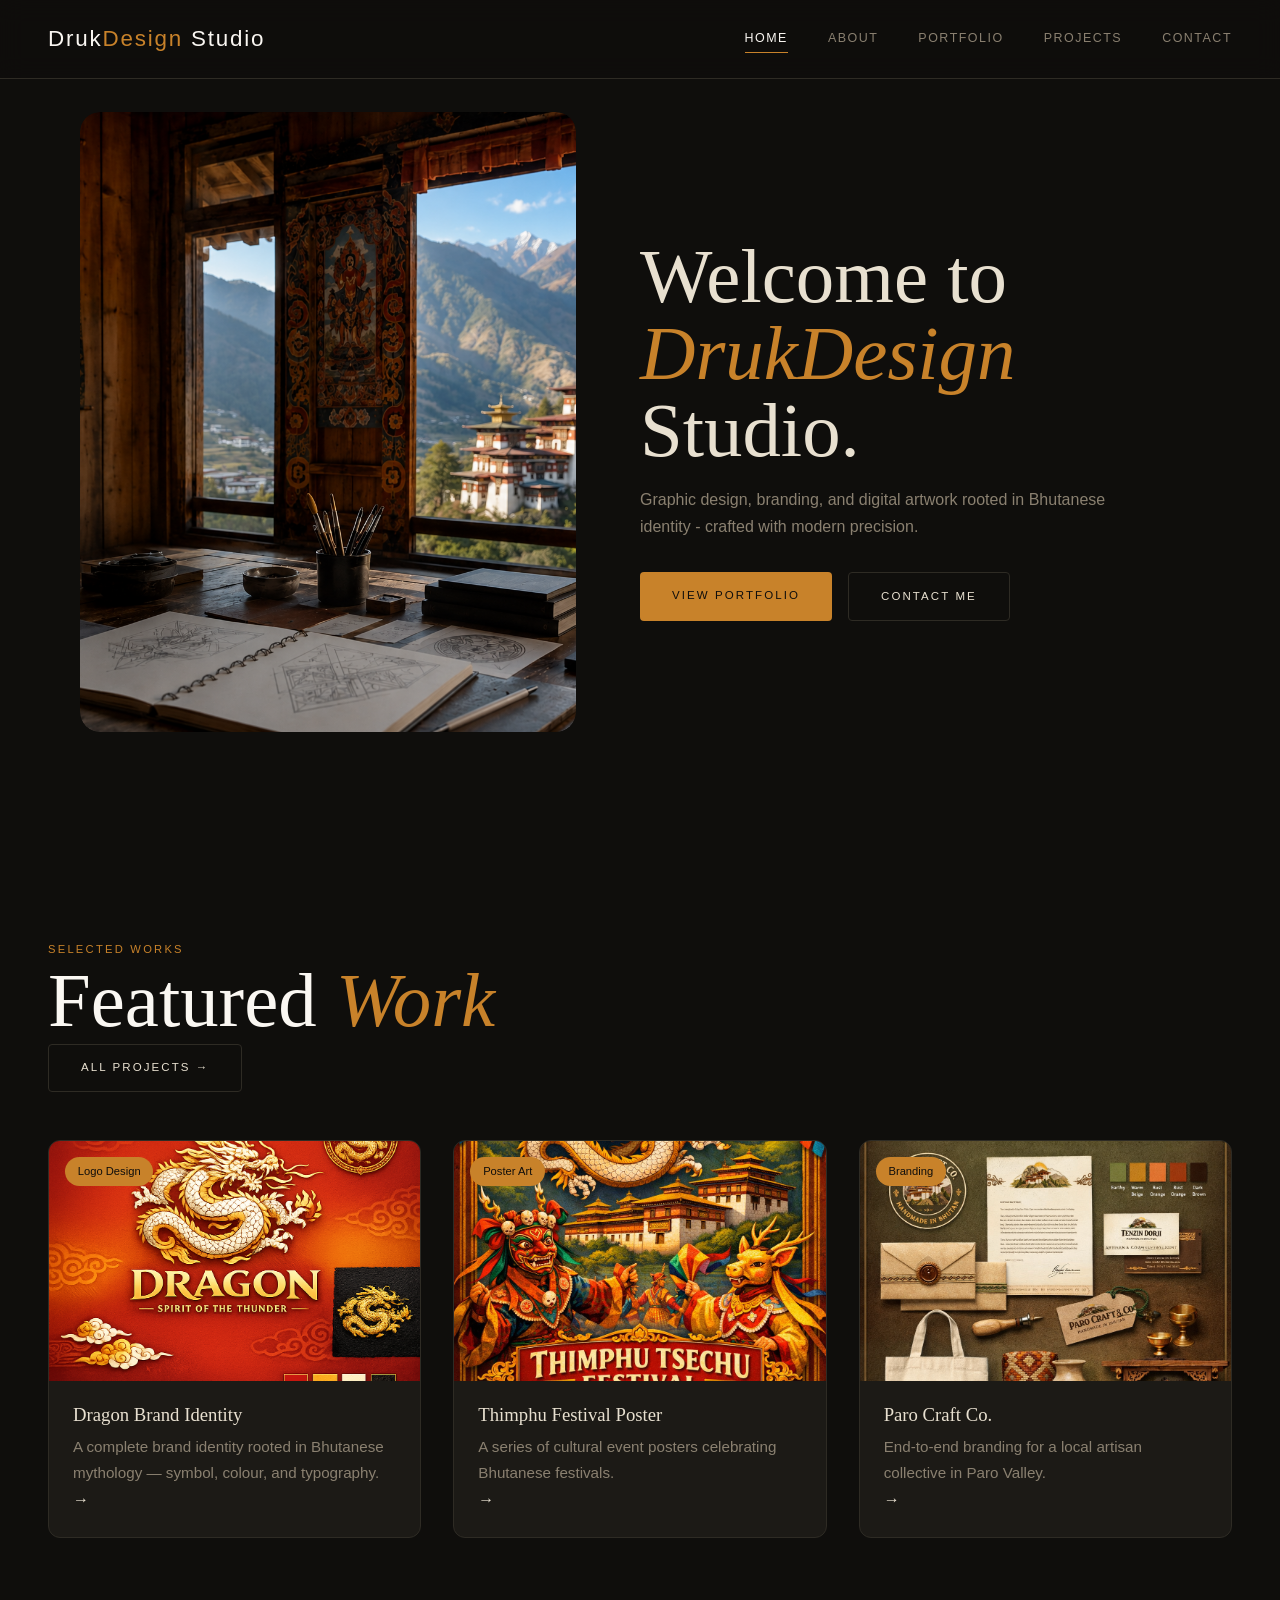
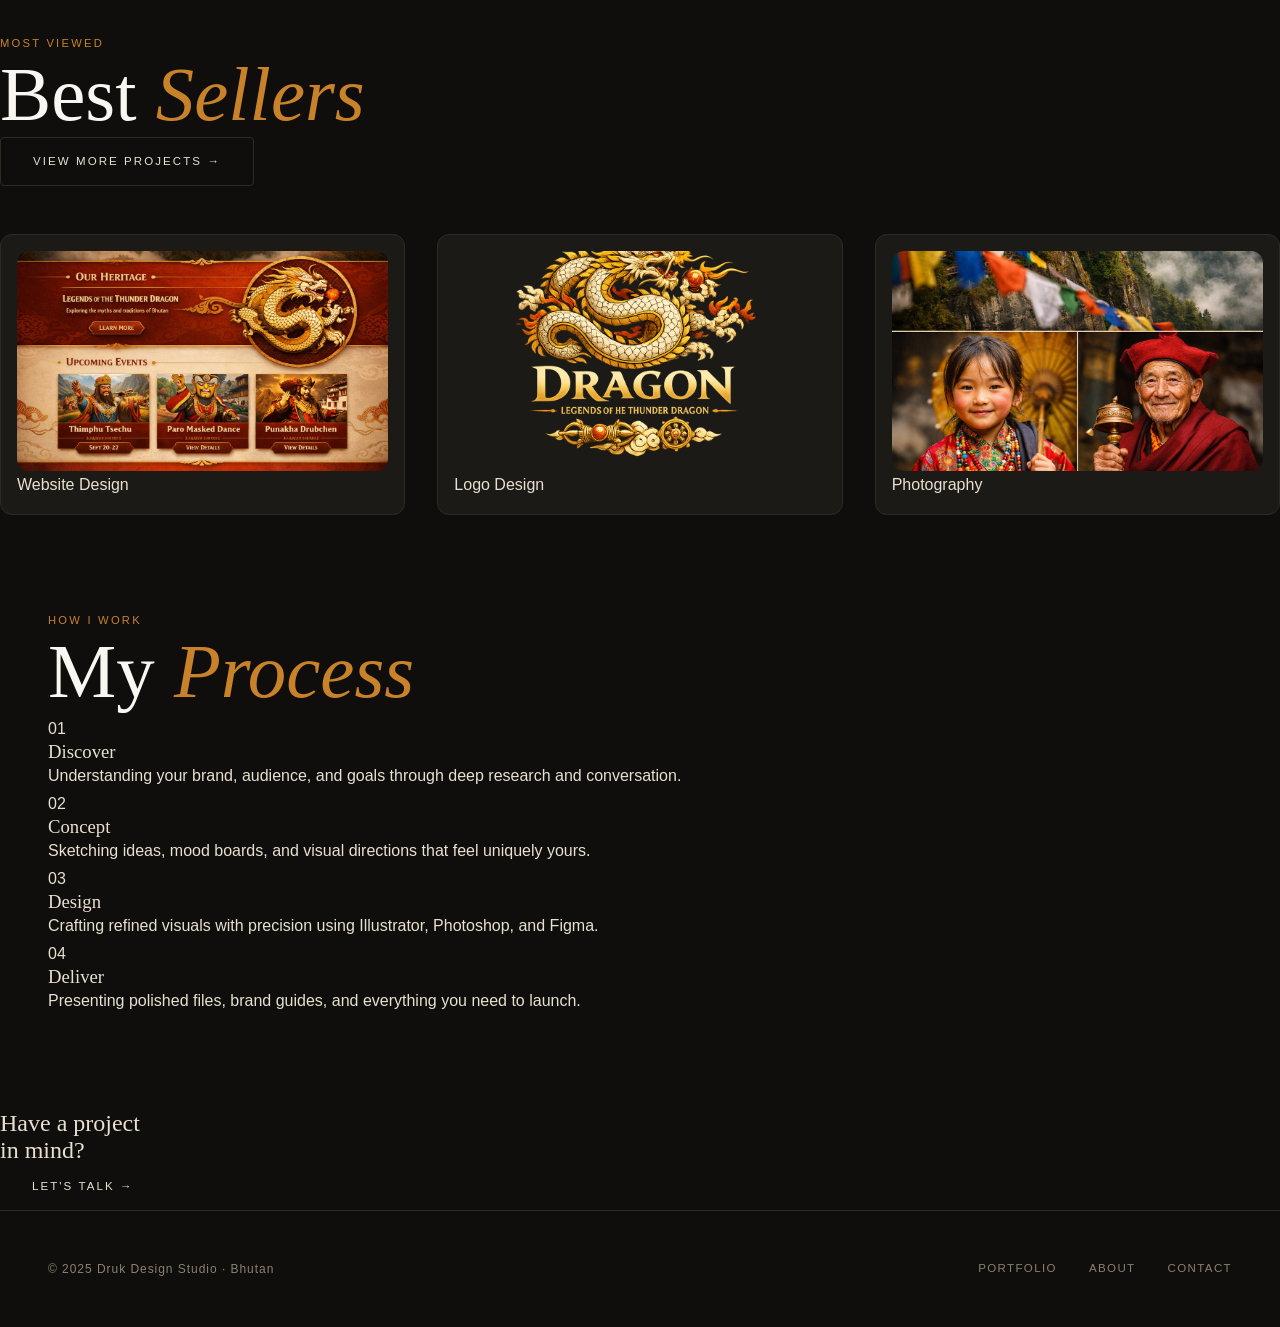
<file: index.html>
<!DOCTYPE html>
<html lang="en">
<head>
  <meta charset="UTF-8" />
  <meta name="viewport" content="width=device-width, initial-scale=1.0" />
  <title>Druk Design Studio — Home</title>
  <link rel="stylesheet" href="styles.css" />

</head>
<body>

<!-- Navigation -->
<nav class="nav">
  <a href="index.html" class="nav__logo">Druk<span>Design</span> Studio</a>
  <div class="nav__links" id="navLinks">
    <a href="index.html" class="active">Home</a>
    <a href="about.html">About</a>
    <a href="portfolio.html">Portfolio</a>
    <a href="projects.html">Projects</a>
    <a href="contact.html">Contact</a>
  </div>
  <button class="nav__hamburger" id="hamburger" aria-label="Menu">
    <span></span><span></span><span></span>
  </button>
</nav>

<!--Hero-->
<section class="hero">
  <div class="hero__image-frame">
    <img src="index.png" alt="Druk Studio Hero Image" class="hero-image">
  </div>

  <div class="hero__content fade-in">
    <h1 class="hero__heading">
      Welcome to<br><em>DrukDesign</em><br>Studio.
    </h1>
    <p class="hero__sub">
      Graphic design, branding, and digital artwork rooted in Bhutanese identity - crafted with modern precision.
    </p>
    <div class="hero__cta">
      <a href="portfolio.html" class="btn btn-primary">View Portfolio</a>
      <a href="contact.html" class="btn btn-outline">Contact Me</a>
    </div>
  </div>

  <div class="hero__scroll">
    <div class="hero__scroll-line"></div>
  </div>
</section>

<!-- ── Featured Works -->
<section class="featured section">
  <div class="featured__header fade-in">
    <div>
      <p class="eyebrow">Selected Works</p>
      <h2 class="section-title">Featured <em>Work</em></h2>
    </div>
    <a href="projects.html" class="btn btn-outline">All Projects →</a>
  </div>

  <div class="works-flex">
    <div class="work-card fade-in">
      <div class="work-card__img">
        <img src="Featured Image 1.png" alt="Image1">
        <span class="work-card__tag">Logo Design</span>
      </div>
      <div class="work-card__body">
        <div>
          <h3 class="work-card__title">Dragon Brand Identity</h3>
          <p class="work-card__desc">A complete brand identity rooted in Bhutanese mythology — symbol, colour, and typography.</p>
        </div>
        <span class="work-card__arrow">→</span>
      </div>
    </div>

    <div class="work-card fade-in" style="transition-delay:0.1s">
      <div class="work-card__img">
        <img src="Featured Image 2.png" alt="Image2">
        <span class="work-card__tag">Poster Art</span>
      </div>
      <div class="work-card__body">
        <div>
          <h3 class="work-card__title">Thimphu Festival Poster</h3>
          <p class="work-card__desc">A series of cultural event posters celebrating Bhutanese festivals.</p>
        </div>
        <span class="work-card__arrow">→</span>
      </div>
    </div>

    <div class="work-card fade-in" style="transition-delay:0.2s">
      <div class="work-card__img">
        <img src="Featured Image 3.png" alt="Image3">
        <span class="work-card__tag">Branding</span>
      </div>
      <div class="work-card__body">
        <div>
          <h3 class="work-card__title">Paro Craft Co.</h3>
          <p class="work-card__desc">End-to-end branding for a local artisan collective in Paro Valley.</p>
        </div>
        <span class="work-card__arrow">→</span>
      </div>
    </div>
  </div>
</section>

<!-- Best Sellers  -->
<section class="best-sellers">
  <div class="best-sellers__header fade-in">
    <div>
      <p class="eyebrow">Most Viewed</p>
      <h2 class="section-title">Best <em>Sellers</em></h2>
    </div>
    <a href="portfolio.html" class="btn btn-outline">View More Projects →</a>
  </div>

  <div class="sellers-row">
    <div class="seller-card fade-in">
      <img src="Work 1.png" alt="W1">
      <div class="seller-card__body">
        <p class="seller-card__title">Website Design</p>
      </div>
    </div>
    <div class="seller-card fade-in" style="transition-delay:0.05s">
      <img src="Work 2.png" alt="W2">
      <div class="seller-card__body">
        <p class="seller-card__title">Logo Design</p>
      </div>
    </div>
    <div class="seller-card fade-in" style="transition-delay:0.1s">
      <img src="Work 3.png" alt="W3">
      <div class="seller-card__body">
        <p class="seller-card__title">Photography</p>
      </div>
    </div>
  </div>
</section>

<!-- Process  -->
<section class="process section fade-in">
  <p class="eyebrow">How I Work</p>
  <h2 class="section-title">My <em>Process</em></h2>
  <div class="process__steps">
    <div class="process__step">
      <div class="process__num">01</div>
      <h3 class="process__title">Discover</h3>
      <p class="process__desc">Understanding your brand, audience, and goals through deep research and conversation.</p>
    </div>
    <div class="process__step">
      <div class="process__num">02</div>
      <h3 class="process__title">Concept</h3>
      <p class="process__desc">Sketching ideas, mood boards, and visual directions that feel uniquely yours.</p>
    </div>
    <div class="process__step">
      <div class="process__num">03</div>
      <h3 class="process__title">Design</h3>
      <p class="process__desc">Crafting refined visuals with precision using Illustrator, Photoshop, and Figma.</p>
    </div>
    <div class="process__step">
      <div class="process__num">04</div>
      <h3 class="process__title">Deliver</h3>
      <p class="process__desc">Presenting polished files, brand guides, and everything you need to launch.</p>
    </div>
  </div>
</section>

<!-- CTA Banner  -->
<div class="cta-banner fade-in">
  <h2>Have a project<br>in mind?</h2>
  <a href="contact.html" class="btn btn-light">Let's Talk →</a>
</div>

<!--Footer-->
<footer>
  <p>© 2025 Druk Design Studio · Bhutan</p>
  <div class="footer__links">
    <a href="portfolio.html">Portfolio</a>
    <a href="about.html">About</a>
    <a href="contact.html">Contact</a>
  </div>
</footer>

<script>
  // Hamburger toggle
  document.getElementById('hamburger').addEventListener('click', () => {
    document.getElementById('navLinks').classList.toggle('open');
  });

  // Scroll fade-in observer
  const observer = new IntersectionObserver(entries => {
    entries.forEach(e => { if (e.isIntersecting) e.target.classList.add('visible'); });
  }, { threshold: 0.1 });

  document.querySelectorAll('.fade-in').forEach(el => observer.observe(el));
</script>
</body>
</html>
</file>
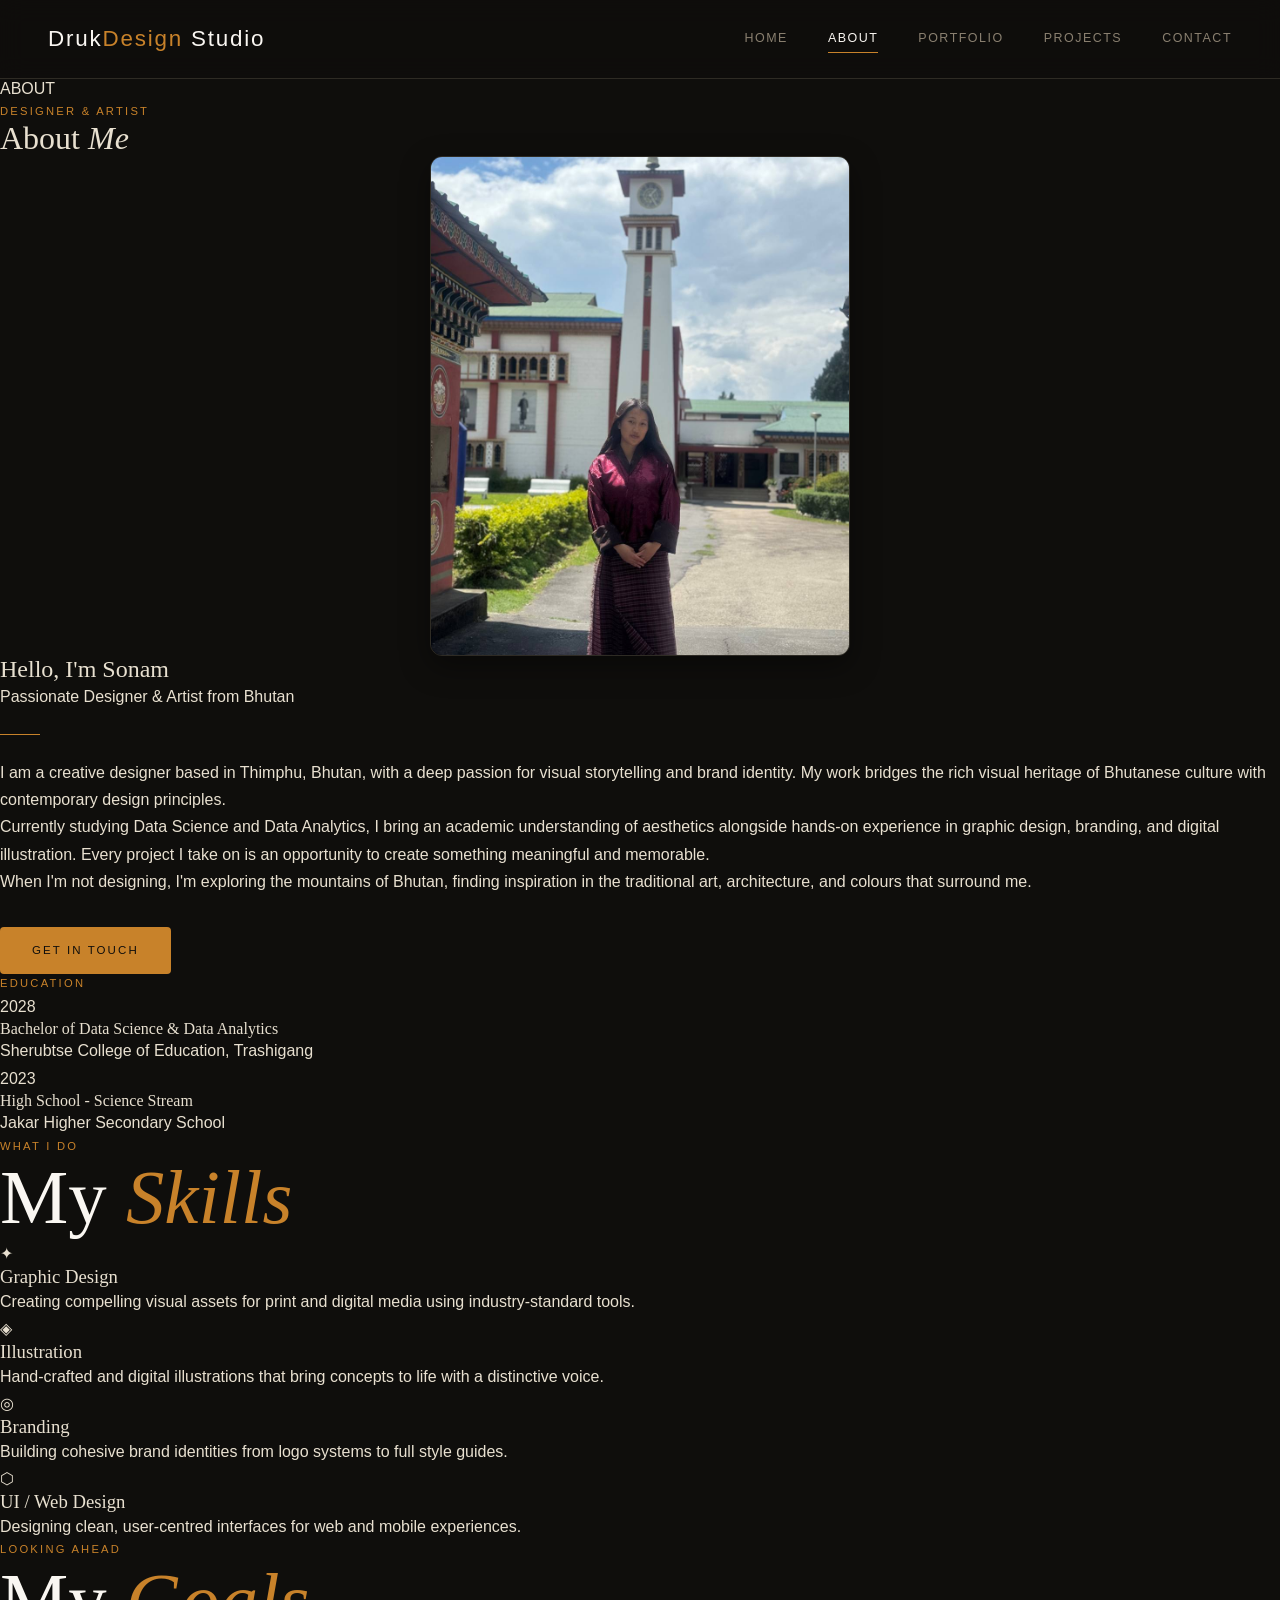
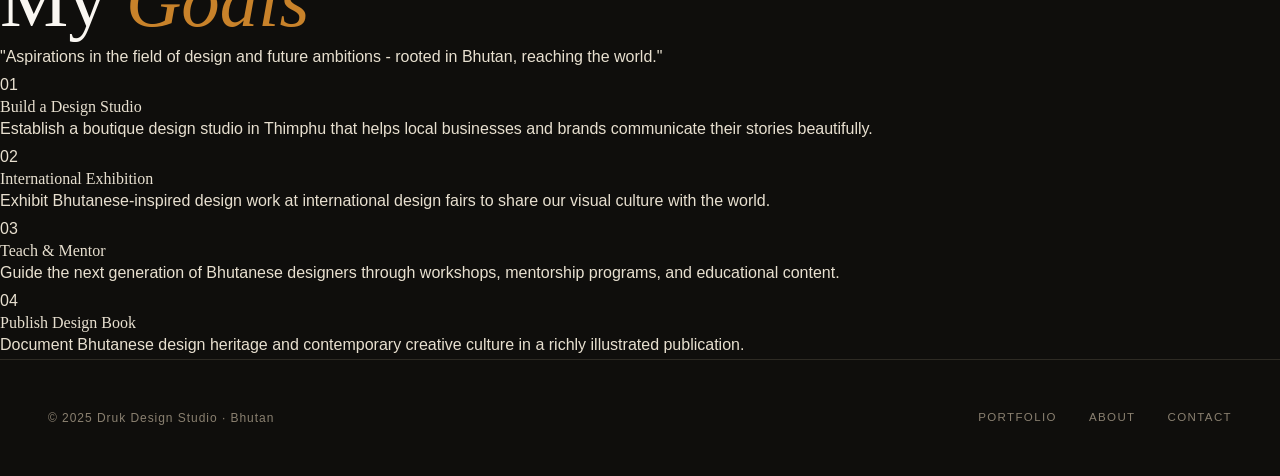
<file: about.html>
<!DOCTYPE html>
<html lang="en">
<head>
  <meta charset="UTF-8" />
  <meta name="viewport" content="width=device-width, initial-scale=1.0" />
  <title>Druk Design Studio - About</title>
  <link rel="stylesheet" href="styles.css" />
</head>
<body>
  <nav class="nav">
    <a href="index.html" class="nav__logo">Druk<span>Design</span> Studio</a>
    <div class="nav__links" id="navLinks">
      <a href="index.html">Home</a>
      <a href="about.html" class="active">About</a>
      <a href="portfolio.html">Portfolio</a>
      <a href="projects.html">Projects</a>
      <a href="contact.html">Contact</a>
    </div>
    <button class="nav__hamburger" id="hamburger" aria-label="Menu">
      <span></span><span></span><span></span>
    </button>
  </nav>
  
  <div class="page-wrapper">

  <!-- Page Header -->
  <div class="page-header">
    <div class="page-header__bg-text">ABOUT</div>
    <p class="eyebrow">Designer & Artist</p>
    <h1 class="fade-in">About <em>Me</em></h1>
  </div>

  <!-- Grid -->
  <div class="about-grid">
    <div class="about-grid__image fade-in">
      <img src="about.jpg" alt="Profile Picture" class="about-profile-img">
    </div>

    <div class="about-grid__bio fade-in">
      <h2>Hello, I'm Sonam</h2>
      <p class="role">Passionate Designer &amp; Artist from Bhutan</p>
      <div class="divider"></div>
      <p>
        I am a creative designer based in Thimphu, Bhutan, with a deep passion for visual storytelling and brand identity. My work bridges the rich visual heritage of Bhutanese culture with contemporary design principles.
      </p>
      <p>
        Currently studying Data Science and Data Analytics, I bring an academic understanding of aesthetics alongside hands-on experience in graphic design, branding, and digital illustration. Every project I take on is an opportunity to create something meaningful and memorable.
      </p>
      <p>
        When I'm not designing, I'm exploring the mountains of Bhutan, finding inspiration in the traditional art, architecture, and colours that surround me.
      </p>
      <div style="margin-top:2rem;">
        <a href="contact.html" class="btn btn-primary">Get in Touch</a>
      </div>
    </div>

    <div class="about-grid__edu fade-in">
      <p class="eyebrow">Education</p>
      <div class="edu-item">
        <span class="edu-year">2028</span>
        <div class="edu-details">
          <h4>Bachelor of Data Science &amp; Data Analytics</h4>
          <p>Sherubtse College of Education, Trashigang</p>
        </div>
      </div>

      <div class="edu-item">
        <span class="edu-year">2023</span>
        <div class="edu-details">
          <h4>High School - Science Stream</h4>
          <p>Jakar Higher Secondary School</p>
        </div>
      </div>
    </div>
  </div>

  <!-- Skills  -->
  <section class="skills-section">
    <p class="eyebrow fade-in">What I Do</p>
    <h2 class="section-title fade-in">My <em>Skills</em></h2>

    <div class="skills-grid">
      <div class="skill-cell fade-in" data-pct="90">
        <span class="skill-icon">✦</span>
        <h3 class="skill-name">Graphic Design</h3>
        <p class="skill-desc">Creating compelling visual assets for print and digital media using industry-standard tools.</p>
        <div class="skill-bar-wrap"><div class="skill-bar" style="--pct:90%"></div></div>
      </div>
      <div class="skill-cell fade-in" data-pct="85" style="transition-delay:0.1s">
        <span class="skill-icon">◈</span>
        <h3 class="skill-name">Illustration</h3>
        <p class="skill-desc">Hand-crafted and digital illustrations that bring concepts to life with a distinctive voice.</p>
        <div class="skill-bar-wrap"><div class="skill-bar" style="--pct:85%"></div></div>
      </div>
      <div class="skill-cell fade-in" data-pct="80" style="transition-delay:0.2s">
        <span class="skill-icon">◎</span>
        <h3 class="skill-name">Branding</h3>
        <p class="skill-desc">Building cohesive brand identities from logo systems to full style guides.</p>
        <div class="skill-bar-wrap"><div class="skill-bar" style="--pct:80%"></div></div>
      </div>
      <div class="skill-cell fade-in" data-pct="75" style="transition-delay:0.3s">
        <span class="skill-icon">⬡</span>
        <h3 class="skill-name">UI / Web Design</h3>
        <p class="skill-desc">Designing clean, user-centred interfaces for web and mobile experiences.</p>
        <div class="skill-bar-wrap"><div class="skill-bar" style="--pct:75%"></div></div>
      </div>
    </div>
  </section>

  <!--Goals  -->
  <section class="goals-section">
    <p class="eyebrow fade-in">Looking Ahead</p>
    <h2 class="section-title fade-in">My <em>Goals</em></h2>

    <div class="goals-layout">
      <div class="goals-sidebar fade-in">
        <p>"Aspirations in the field of design and future ambitions - rooted in Bhutan, reaching the world."</p>
      </div>

      <div class="goals-list">
        <div class="goal-card fade-in">
          <div class="goal-num">01</div>
          <h4>Build a Design Studio</h4>
          <p>Establish a boutique design studio in Thimphu that helps local businesses and brands communicate their stories beautifully.</p>
        </div>
        <div class="goal-card fade-in" style="transition-delay:0.1s">
          <div class="goal-num">02</div>
          <h4>International Exhibition</h4>
          <p>Exhibit Bhutanese-inspired design work at international design fairs to share our visual culture with the world.</p>
        </div>
        <div class="goal-card fade-in" style="transition-delay:0.2s">
          <div class="goal-num">03</div>
          <h4>Teach &amp; Mentor</h4>
          <p>Guide the next generation of Bhutanese designers through workshops, mentorship programs, and educational content.</p>
        </div>
        <div class="goal-card fade-in" style="transition-delay:0.3s">
          <div class="goal-num">04</div>
          <h4>Publish Design Book</h4>
          <p>Document Bhutanese design heritage and contemporary creative culture in a richly illustrated publication.</p>
        </div>
      </div>
    </div>
  </section>

</div><!-- end page-wrapper -->

<footer>
  <p>© 2025 Druk Design Studio · Bhutan</p>
  <div class="footer__links">
    <a href="portfolio.html">Portfolio</a>
    <a href="about.html">About</a>
    <a href="contact.html">Contact</a>
  </div>
</footer>

<script>
  document.getElementById('hamburger').addEventListener('click', () => {
    document.getElementById('navLinks').classList.toggle('open');
  });

  const observer = new IntersectionObserver(entries => {
    entries.forEach(e => {
      if (e.isIntersecting) {
        e.target.classList.add('visible');
      }
    });
  }, { threshold: 0.1 });

  document.querySelectorAll('.fade-in').forEach(el => observer.observe(el));
</script>
</body>
</html>
</file>
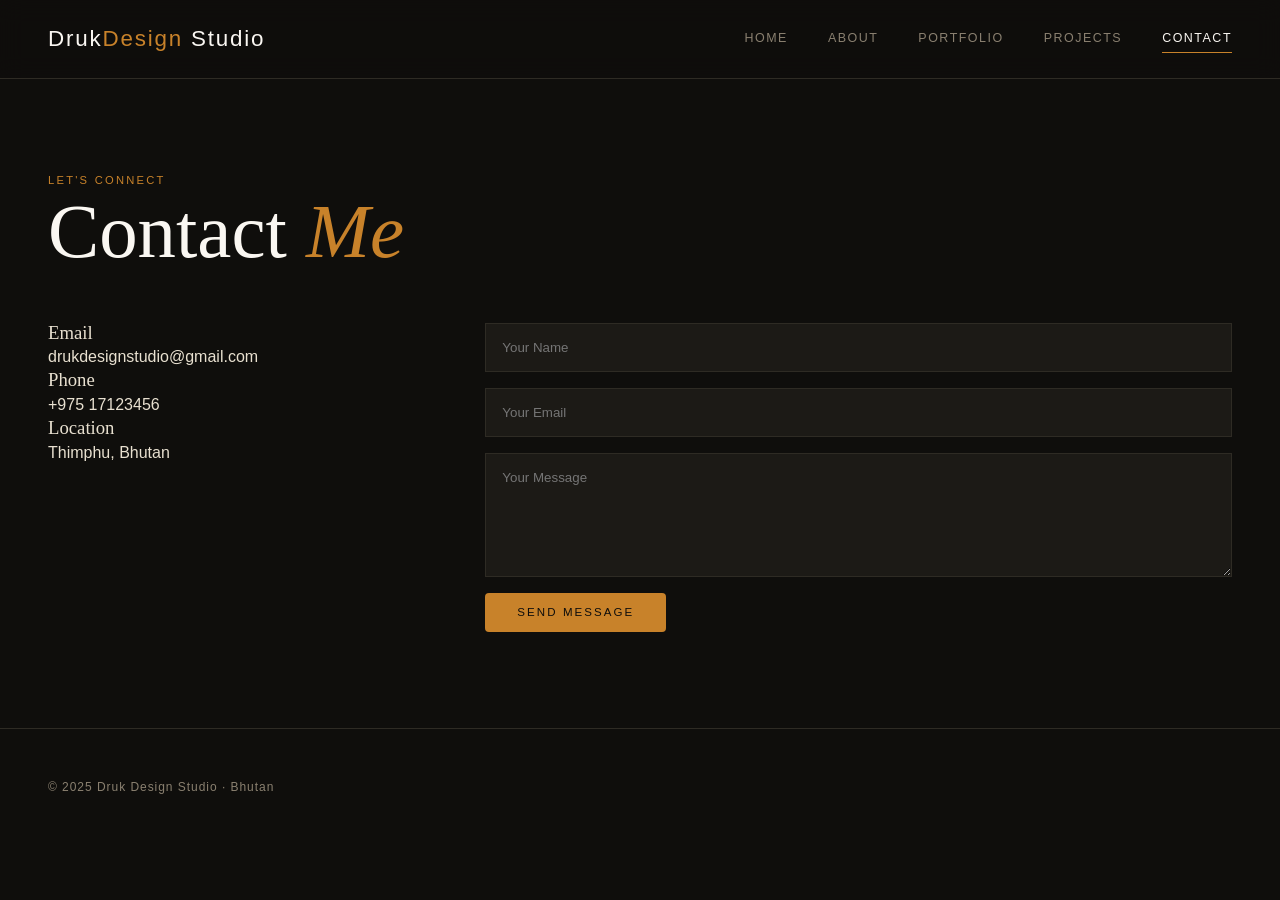
<file: contact.html>
<!DOCTYPE html>
<html lang="en">
<head>
  <meta charset="UTF-8">
  <meta name="viewport" content="width=device-width, initial-scale=1.0">
  <title>Contact | Druk Design Studio</title>
  <link rel="stylesheet" href="styles.css">
</head>
<body>
  <nav class="nav">
    <a href="index.html" class="nav__logo">Druk<span>Design</span> Studio</a>
    <div class="nav__links" id="navLinks">
      <a href="index.html">Home</a>
      <a href="about.html">About</a>
      <a href="portfolio.html">Portfolio</a>
      <a href="projects.html">Projects</a>
      <a href="contact.html" class="active">Contact</a>
    </div>
    <button class="nav__hamburger" id="hamburger" aria-label="Menu">
      <span></span><span></span><span></span>
    </button>
  </nav>
  
  <div class="page-wrapper">
    <section class="contact-section">
      <div class="contact-intro">
        <p class="eyebrow">Let's Connect</p>
        <h1 class="section-title">Contact <em>Me</em></h1>
      </div>
      <div class="contact-wrapper">
        <div class="contact-info">
          <h3>Email</h3>
          <p>drukdesignstudio@gmail.com</p>
          <h3>Phone</h3>
          <p>+975 17123456</p>
          <h3>Location</h3>
          <p>Thimphu, Bhutan</p>
        </div>
        <form class="contact-form" action="#">
          <input type="text" placeholder="Your Name" required>
          <input type="email" placeholder="Your Email" required>
          <textarea rows="6" placeholder="Your Message"></textarea>
          <button class="btn btn-primary">Send Message</button>
        </form>
      </div>
    </section>
  </div>
  <footer>
    <p>© 2025 Druk Design Studio · Bhutan</p>
  </footer>
  <script>
  document.getElementById('hamburger').addEventListener('click', () => {
    document.getElementById('navLinks').classList.toggle('open');
  });
</script>
</body>
</html>
</file>
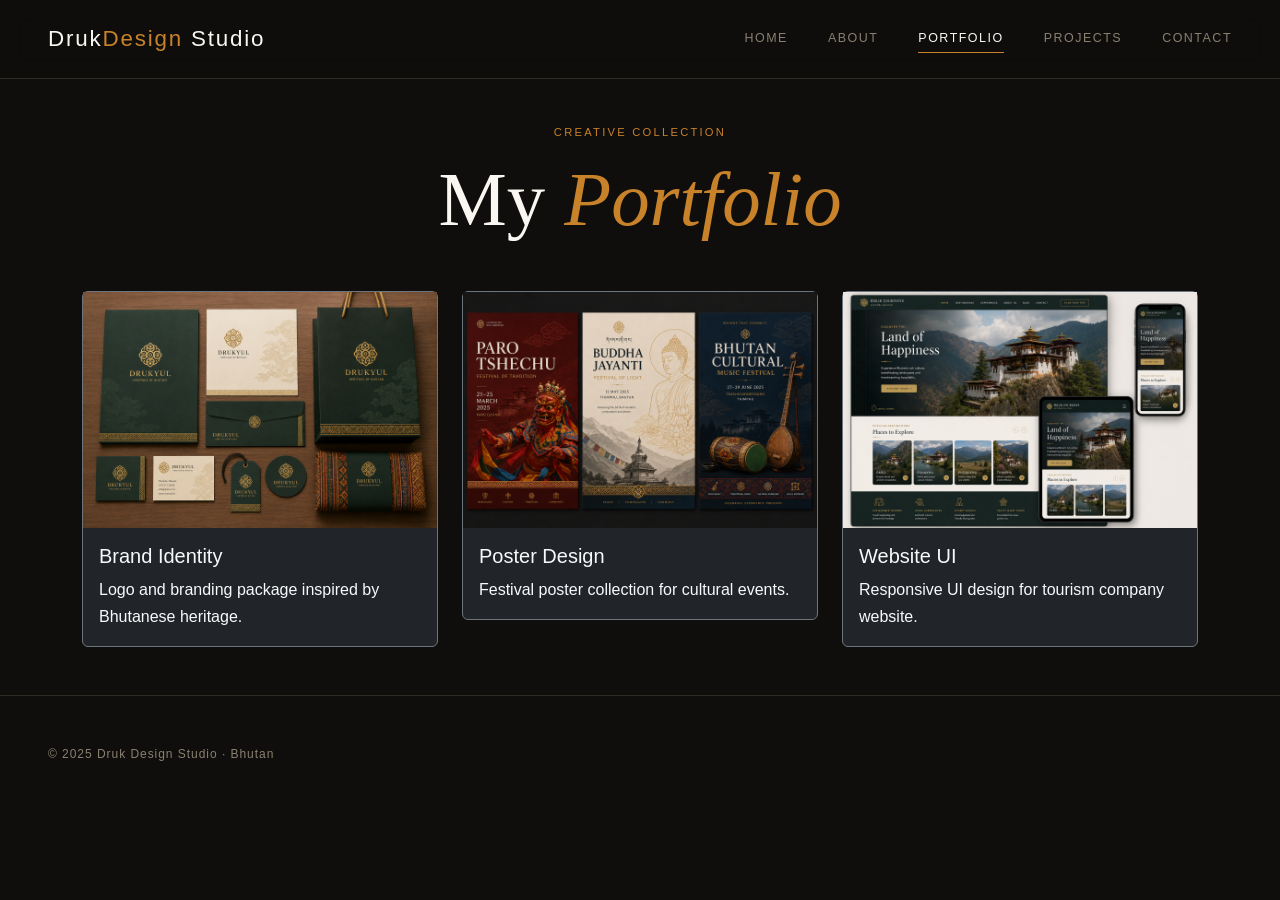
<file: portfolio.html>
<!DOCTYPE html>
<html lang="en">
<head>
  <meta charset="UTF-8">
  <meta name="viewport" content="width=device-width, initial-scale=1.0">
  <title>Portfolio | Druk Design Studio</title>
  <link href="https://cdn.jsdelivr.net/npm/bootstrap@5.3.3/dist/css/bootstrap.min.css" rel="stylesheet">
    <link rel="stylesheet" href="styles.css">
</head>
<body>

<nav class="nav">
  <a href="index.html" class="nav__logo">Druk<span>Design</span> Studio</a>
  <div class="nav__links" id="navLinks">
    <a href="index.html">Home</a>
    <a href="about.html">About</a>
    <a href="portfolio.html" class="active">Portfolio</a>
    <a href="projects.html">Projects</a>
    <a href="contact.html">Contact</a>
  </div>
  <button class="nav__hamburger" id="hamburger" aria-label="Menu">
      <span></span><span></span><span></span>
  </button>
</nav>

<div class="page-wrapper">

<section class="container py-5">

  <div class="text-center mb-5">
    <p class="eyebrow">Creative Collection</p>
    <h1 class="section-title">My <em>Portfolio</em></h1>
  </div>

  <div class="row g-4">

    <div class="col-md-4">
      <div class="card bg-dark text-light border-secondary">
        <img src="Portfolio 1.png" alt="Portfolio 1">

        <div class="card-body">
          <h5 class="card-title">Brand Identity</h5>
          <p class="card-text">
            Logo and branding package inspired by Bhutanese heritage.
          </p>
        </div>
      </div>
    </div>

    <div class="col-md-4">
      <div class="card bg-dark text-light border-secondary">
        <img src="Portfolio 2.png" alt="Portfolio 2">

        <div class="card-body">
          <h5 class="card-title">Poster Design</h5>
          <p class="card-text">
            Festival poster collection for cultural events.
          </p>
        </div>
      </div>
    </div>

    <div class="col-md-4">
      <div class="card bg-dark text-light border-secondary">
        <img src="Portfolio 3.png" alt="Portfolio 3">

        <div class="card-body">
          <h5 class="card-title">Website UI</h5>
          <p class="card-text">
            Responsive UI design for tourism company website.
          </p>
        </div>
      </div>
    </div>

  </div>

</section>

</div>

<footer>
  <p>© 2025 Druk Design Studio · Bhutan</p>
</footer>
<script>
  document.getElementById('hamburger').addEventListener('click', () => {
    document.getElementById('navLinks').classList.toggle('open');
  });
</script>
</body>
</html>
</file>
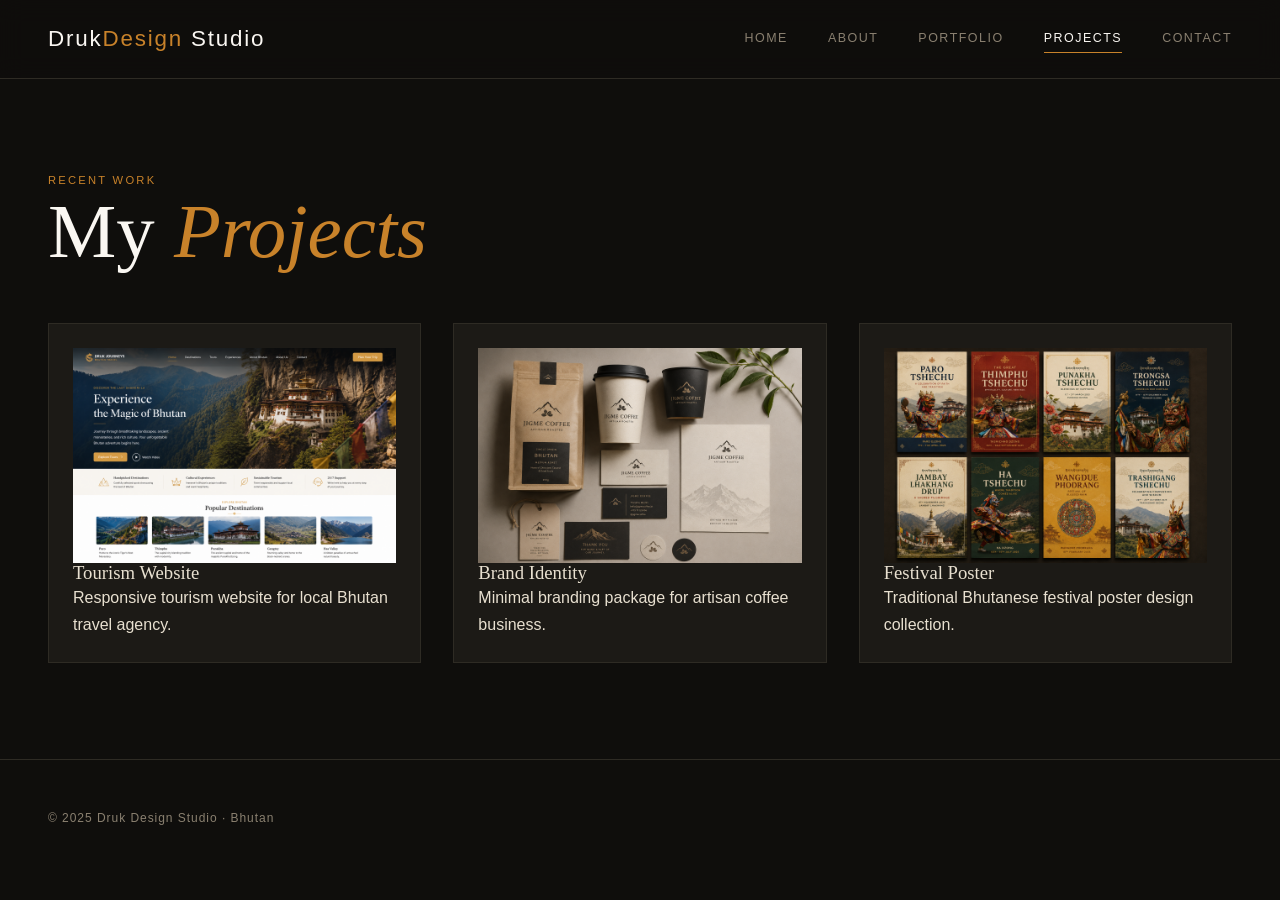
<file: projects.html>
<!DOCTYPE html>
<html lang="en">
<head>
  <meta charset="UTF-8">
  <meta name="viewport" content="width=device-width, initial-scale=1.0">
  <title>Projects | Druk Design Studio</title>
  <link rel="stylesheet" href="styles.css">
</head>
<body>

<nav class="nav">
  <a href="index.html" class="nav__logo">Druk<span>Design</span> Studio</a>
  <div class="nav__links" id="navLinks">
    <a href="index.html">Home</a>
    <a href="about.html">About</a>
    <a href="portfolio.html">Portfolio</a>
    <a href="projects.html" class="active">Projects</a>
    <a href="contact.html">Contact</a>
  </div>
  <button class="nav__hamburger" id="hamburger" aria-label="Menu">
      <span></span><span></span><span></span>
  </button>
</nav>

<div class="page-wrapper">

<section class="projects-section">

  <div class="projects-header">
    <p class="eyebrow">Recent Work</p>
    <h1 class="section-title">My <em>Projects</em></h1>
  </div>

  <div class="projects-container">

    <div class="project-card">
      <img src="Project 1.png" alt="Project 1">
      <h3>Tourism Website</h3>
      <p>Responsive tourism website for local Bhutan travel agency.</p>
    </div>

    <div class="project-card">
      <img src="Project 2.png" alt="Project 2">
      <h3>Brand Identity</h3>
      <p>Minimal branding package for artisan coffee business.</p>
    </div>

    <div class="project-card">
      <img src="Project 3.png" alt="Project 3">
      <h3>Festival Poster</h3>
      <p>Traditional Bhutanese festival poster design collection.</p>
    </div>

  </div>

</section>

</div>

<footer>
  <p>© 2025 Druk Design Studio · Bhutan</p>
</footer>
<script>
  document.getElementById('hamburger').addEventListener('click', () => {
    document.getElementById('navLinks').classList.toggle('open');
  });
</script>
</body>
</html>
</file>
<file: styles.css>
/*CSS Variables */
:root {
  --bg:           #0f0e0c;
  --bg-alt:       #181612;
  --bg-card:      #1c1a16;
  --border:       #2e2b24;
  --accent:       #c8822a;      /* saffron */
  --accent-deep:  #9e3b1e;      /* crimson */
  --text:         #e8e0d0;
  --text-muted:   #8a8070;
  --text-dim:     #4a4540;
  --white:        #faf7f2;
  --font-display: Georgia, serif;
  --font-body:    sans-serif;
  --font-stamp:    sans-serif;
  --radius:       4px;
  --transition:   0.35s cubic-bezier(0.4, 0, 0.2, 1);
}

/*Reset & Base */
*, *::before, *::after { box-sizing: border-box; margin: 0; padding: 0; }

html { scroll-behavior: smooth; font-size: 16px; }

body {
  background: var(--bg);
  color: var(--text);
  font-family: var(--font-body);
  font-weight: 300;
  line-height: 1.7;
  -webkit-font-smoothing: antialiased;
}

img { display: block; width: 100%; object-fit: cover; }
a  { color: inherit; text-decoration: none; }
ul { list-style: none; }

/*Typography */
h1, h2, h3, h4 {
  font-family: var(--font-display);
  font-weight: 300;
  line-height: 1.1;
}

.stamp {
  font-family: var(--font-stamp);
  letter-spacing: 0.1em;
}

.eyebrow {
  font-size: 0.7rem;
  font-weight: 500;
  letter-spacing: 0.2em;
  text-transform: uppercase;
  color: var(--accent);
}

.section-title {
  font-size: clamp(2.5rem, 6vw, 5rem);
  color: var(--white);
}

.section-title em {
  font-style: italic;
  color: var(--accent);
}

/* Nav  */
.nav {
  position: fixed;
  top: 0; left: 0; right: 0;
  z-index: 100;
  display: flex;
  align-items: center;
  justify-content: space-between;
  padding: 1.25rem 3rem;
  background: rgba(15, 14, 12, 0.85);
  backdrop-filter: blur(12px);
  border-bottom: 1px solid var(--border);
}

.nav__logo {
  font-family: var(--font-stamp);
  font-size: 1.4rem;
  letter-spacing: 0.08em;
  color: var(--white);
}

.nav__logo span { color: var(--accent); }

.nav__links {
  display: flex;
  gap: 2.5rem;
  align-items: center;
}

.nav__links a {
  font-size: 0.78rem;
  font-weight: 400;
  letter-spacing: 0.12em;
  text-transform: uppercase;
  color: var(--text-muted);
  transition: color var(--transition);
  position: relative;
}

.nav__links a::after {
  content: '';
  position: absolute;
  bottom: -3px; left: 0; right: 0;
  height: 1px;
  background: var(--accent);
  transform: scaleX(0);
  transform-origin: left;
  transition: transform var(--transition);
}

.nav__links a:hover,
.nav__links a.active { color: var(--white); }
.nav__links a:hover::after,
.nav__links a.active::after { transform: scaleX(1); }

.nav__hamburger {
  display: none;
  flex-direction: column;
  gap: 5px;
  cursor: pointer;
  background: none;
  border: none;
  padding: 4px;
}

.nav__hamburger span {
  display: block;
  width: 24px; height: 1px;
  background: var(--text);
  transition: var(--transition);
}

/*Buttons */
.btn {
  display: inline-block;
  padding: 0.85rem 2rem;
  font-family: var(--font-body);
  font-size: 0.72rem;
  font-weight: 500;
  letter-spacing: 0.18em;
  text-transform: uppercase;
  border-radius: var(--radius);
  transition: var(--transition);
  cursor: pointer;
  border: none;
}

.btn-primary {
  background: var(--accent);
  color: var(--bg);
}

.btn-primary:hover {
  background: #dfa040;
  transform: translateY(-2px);
  box-shadow: 0 8px 30px rgba(200, 130, 42, 0.25);
}

.btn-outline {
  background: transparent;
  color: var(--text);
  border: 1px solid var(--border);
}

.btn-outline:hover {
  border-color: var(--accent);
  color: var(--accent);
  transform: translateY(-2px);
}

/*Divider*/
.divider {
  width: 40px; height: 1px;
  background: var(--accent);
  margin: 1.5rem 0;
}

/*Page wrapper  */
.page-wrapper {
  padding-top: 75px; /* nav height */
}

/*Section spacing*/
.section {
  padding: 6rem 3rem;
}

.section--dark { background: var(--bg-alt); }

/*Footer*/
footer {
  background: var(--bg);
  border-top: 1px solid var(--border);
  padding: 3rem;
  display: flex;
  align-items: center;
  justify-content: space-between;
  flex-wrap: wrap;
  gap: 1rem;
}

footer p {
  font-size: 0.75rem;
  color: var(--text-muted);
  letter-spacing: 0.08em;
}

.footer__links {
  display: flex;
  gap: 2rem;
}

.footer__links a {
  font-size: 0.72rem;
  letter-spacing: 0.12em;
  text-transform: uppercase;
  color: var(--text-muted);
  transition: color var(--transition);
}

.footer__links a:hover { color: var(--accent); }

/* Scroll fade-in animation */
.fade-in {
  opacity: 0;
  transform: translateY(28px);
  transition: opacity 0.7s ease, transform 0.7s ease;
}

.fade-in.visible {
  opacity: 1;
  transform: translateY(0);
}

/* ABOUT PAGE IMAGE FIX*/

.about-grid__image {
  width: 100%;
  display: flex;
  justify-content: center;
  align-items: center;
}

.about-profile-img {
  width: 100%;
  max-width: 420px;
  height: 500px;
  object-fit: cover;
  border-radius: 12px;
  border: 1px solid var(--border);
  box-shadow: 0 10px 30px rgba(0,0,0,0.4);
}

/* MOBILE RESPONSIVE */
@media (max-width: 768px) {
  .about-profile-img {
    height: auto;
    max-width: 100%;
  }
}
/* FEATURED WORKS */
.works-flex {
  display: flex;
  gap: 2rem;
  margin-top: 3rem;
}
.work-card {
  flex: 1;
  background: var(--bg-card);
  border: 1px solid var(--border);
  border-radius: 12px;
  overflow: hidden;
  transition: var(--transition);
}
.work-card:hover {
  transform: translateY(-5px);
}
.work-card__img {
  width: 100%;
  height: 240px;
  overflow: hidden;
  position: relative;
}
.work-card__img img {
  width: 100%;
  height: 100%;
  object-fit: cover;
  display: block;
}
.work-card__tag {
  position: absolute;
  top: 1rem;
  left: 1rem;
  background: var(--accent);
  color: var(--bg);
  padding: 0.3rem 0.8rem;
  font-size: 0.7rem;
  border-radius: 20px;
}
.work-card__body {
  padding: 1.5rem;
}
.work-card__title {
  margin-bottom: 0.5rem;
}
.work-card__desc {
  color: var(--text-muted);
  font-size: 0.95rem;
}
/* MOBILE */
@media (max-width: 768px) {
  .works-flex {
    flex-direction: column;
  }
  .work-card__img {
    height: 220px;
  }
}

/* BEST SELLER IMAGES */
.seller-card img {
  width: 100%;
  height: 220px;
  object-fit: cover;
  border-radius: 12px;
}
.seller-card {
  flex: 1;
  background: var(--bg-card);
  border: 1px solid var(--border);
  padding: 1rem;
  border-radius: 12px;
}
.sellers-row {
  display: flex;
  gap: 2rem;
  margin-top: 3rem;
}
/* MOBILE RESPONSIVE */
@media (max-width: 768px) {
  .sellers-row {
    flex-direction: column;
  }
  .work-card__img {
    height: 220px;
  }
  .seller-card img {
    height: 200px;
  }
}

/* HERO */
.hero {
  display: flex;
  align-items: center;
  justify-content: space-between;
  gap: 4rem;
  padding: 7rem 5rem;
}
.hero__image-frame {
  flex: 1;
  max-width: 500px;
  overflow: hidden;
  border-radius: 20px;
}
.hero-image {
  width: 100%;
  aspect-ratio: 4 / 5;
  height: auto;
  object-fit: cover;
  border-radius: 20px;
  /* display: block; */
}
.hero__content {
  flex: 1;
}
.hero__heading {
  font-size: clamp(3rem, 6vw, 5rem);
  line-height: 1;
  margin: 1rem 0;
}
.hero__heading em {
  color: var(--accent);
  font-style: italic;
}
.hero__sub {
  color: var(--text-muted);
  max-width: 500px;
  margin-bottom: 2rem;
}
.hero__cta {
  display: flex;
  gap: 1rem;
  margin-top: 2rem;
}
/* MOBILE RESPONSIVE*/
@media (max-width: 768px) {
  .hero {
    flex-direction: column;
    padding: 5rem 1.5rem;
    text-align: center;
  }
  .hero__image-frame {
    max-width: 100%;
  }
  .hero-image {
    height: 400px;
  }
  .hero__cta {
    justify-content: center;
    flex-wrap: wrap;
  }
}

/* Responsive Nav  */
@media (max-width: 768px) {
  .nav { padding: 1rem 1.5rem; }
  .nav__hamburger { 
    display: flex; 
    position: relative; 
    z-index: 201;}

  .nav__links {
    display: none;
    position: fixed;
    top: 0; left: 0; right: 0; bottom: 0;
    background: var(--bg);
    flex-direction: column;
    justify-content: center;
    gap: 2rem;
    z-index: 200;
  }

  .nav__links.open { display: flex; }
  .nav__links a { font-size: 1.4rem; letter-spacing: 0.1em; }

  .section { padding: 4rem 1.5rem; }
  footer { flex-direction: column; text-align: center; }
  .footer__links { justify-content: center; }
}

/* PROJECTS PAGE */
.projects-section {
  padding: 6rem 3rem;
}
.projects-container {
  display: flex;
  gap: 2rem;
  margin-top: 3rem;
}
.project-card {
  background: var(--bg-card);
  border: 1px solid var(--border);
  padding: 1.5rem;
  flex: 1;
}
/* MEDIA QUERY PAGE RESPONSIVENESS */
@media (max-width: 768px) {

  .projects-container {
    flex-direction: column;
  }
}

/*CONTACT PAGE*/

.contact-section {
  padding: 6rem 3rem;
}

.contact-wrapper {
  display: flex;
  gap: 4rem;
  margin-top: 3rem;
}

.contact-info {
  flex: 1;
}

.contact-form {
  flex: 2;
  display: flex;
  flex-direction: column;
  gap: 1rem;
}

.contact-form input,
.contact-form textarea {
  background: var(--bg-card);
  border: 1px solid var(--border);
  padding: 1rem;
  color: white;
  font-family: var(--font-body);
}

.contact-form button {
  width: fit-content;
}

/* CONTACT RESPONSIVE */
@media (max-width: 768px) {

  .contact-wrapper {
    flex-direction: column;
  }

}
</file>
